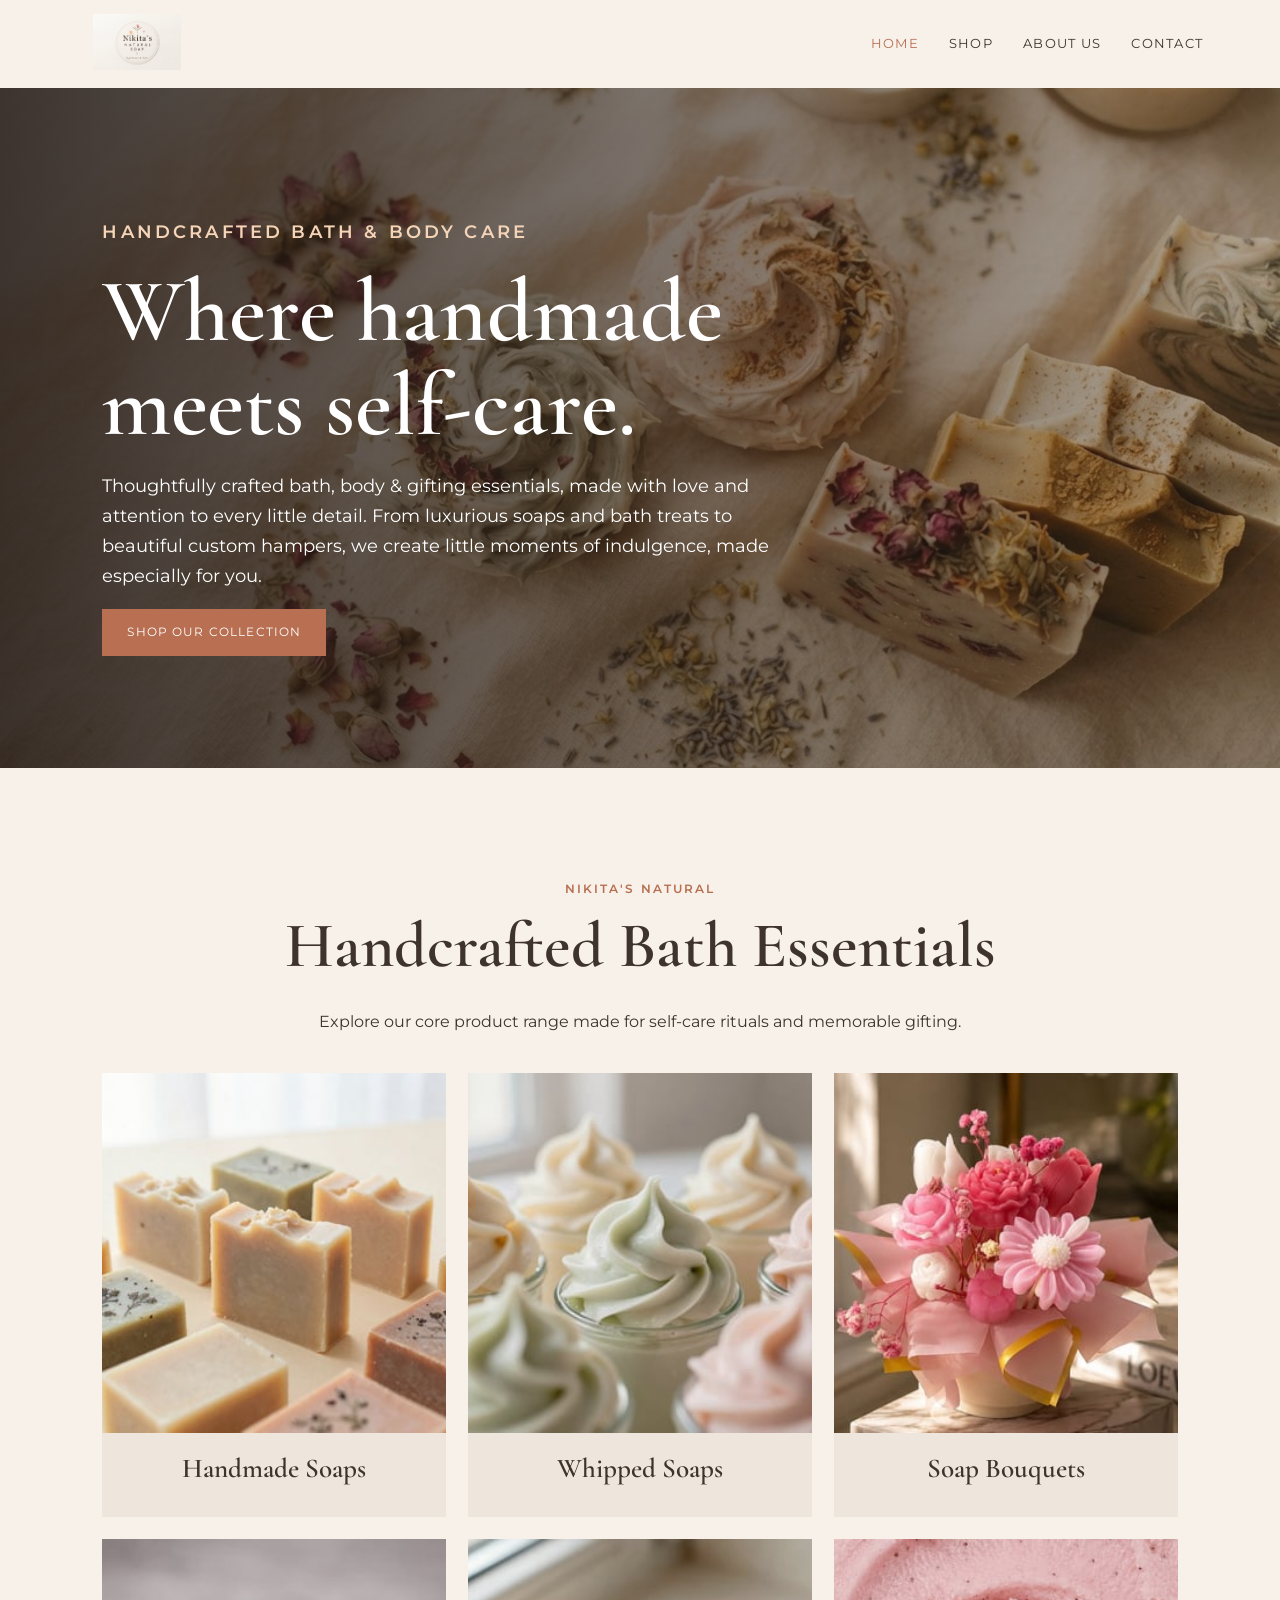
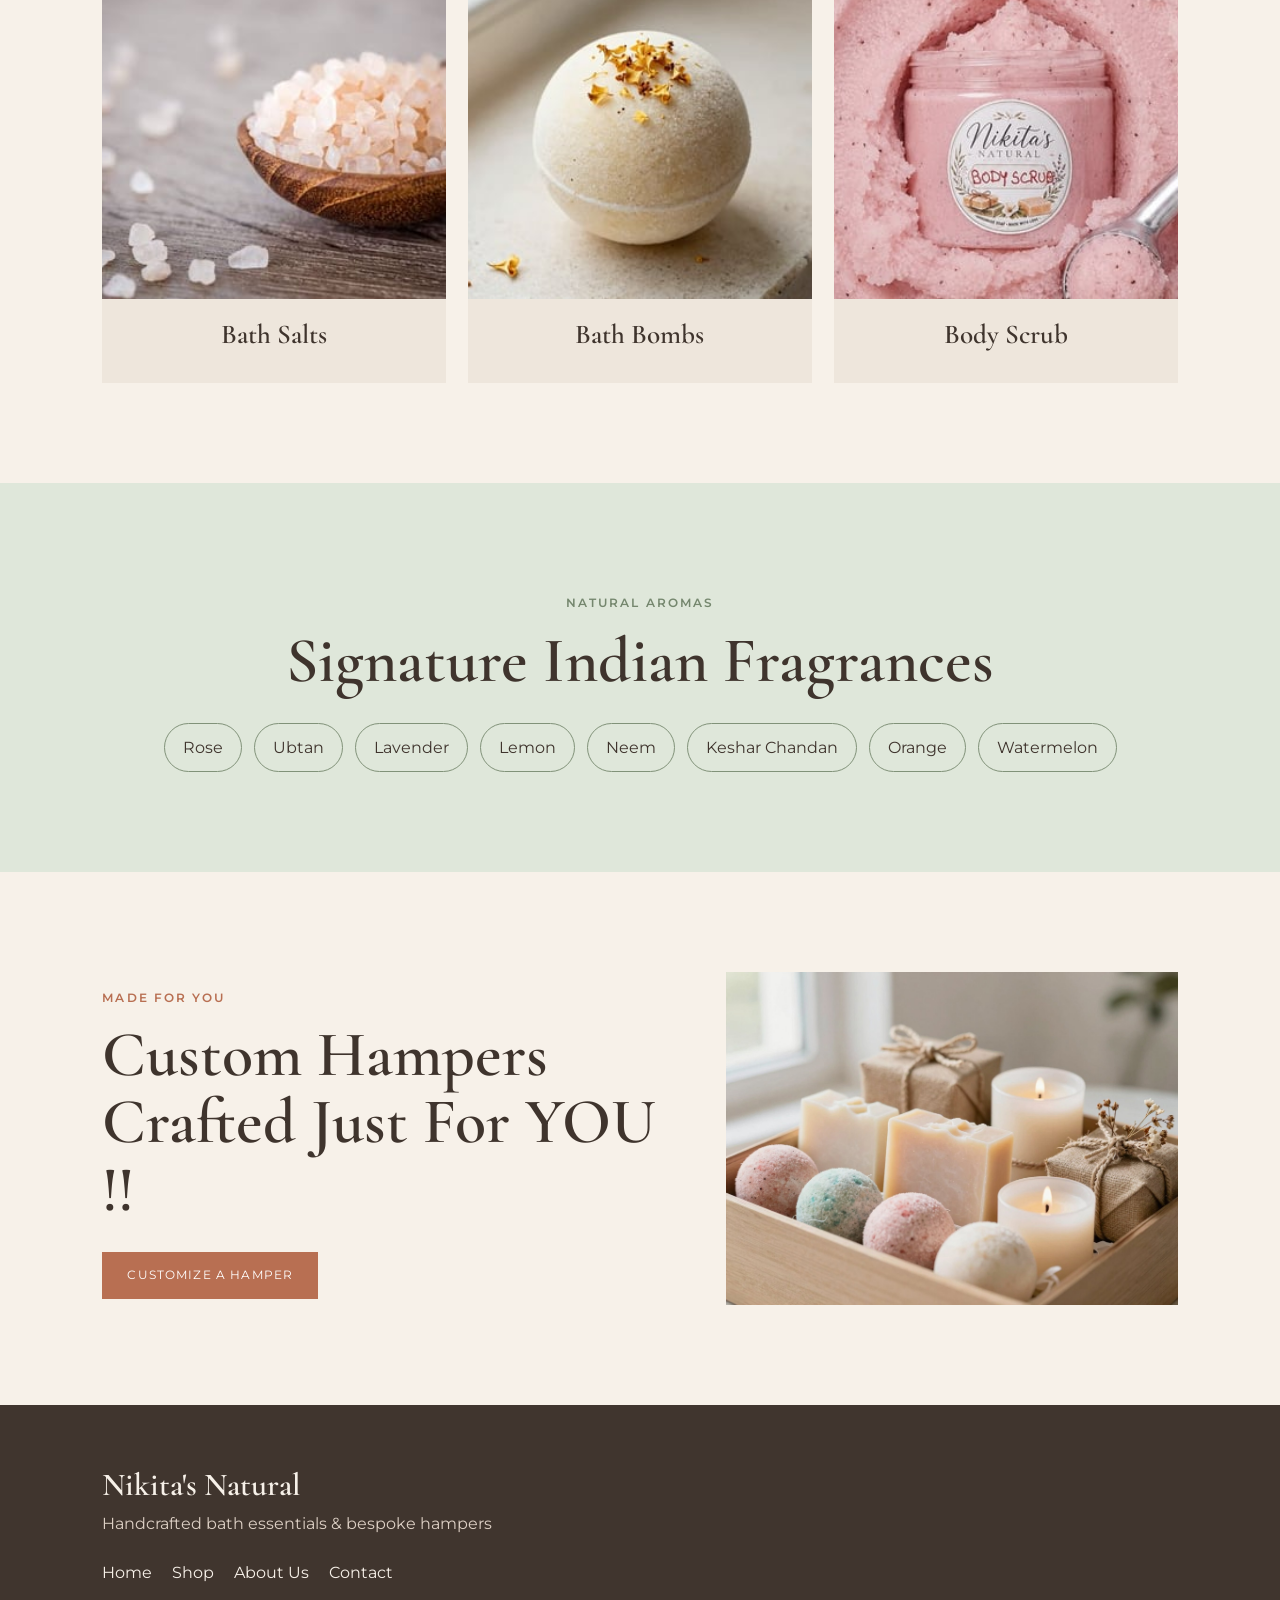
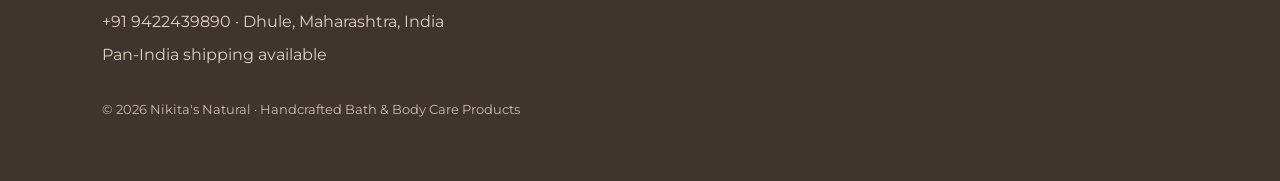
<file: index.html>
<!doctype html>
<html lang="en">

<head>
<meta charset="utf-8">
<meta name="viewport" content="width=device-width,initial-scale=1">
<title>Nikita's Natural | Handcrafted Bath & Body Care</title>
<link rel="stylesheet" href="css/styles.css">
</head>

<body>

<header class="site-header">

<a class="brand" href="index.html">
<img src="assets/logo.png" alt="Nikita's Natural">
</a>

<button class="menu-toggle" aria-label="Open menu">☰</button>

<nav class="nav">
<a class="active" href="index.html">Home</a>
<a href="shop.html">Shop</a>
<a href="about.html">About Us</a>
<a href="contact.html">Contact</a>
</nav>

</header>


<main>

<section class="hero hero-home">

<div class="hero-content">

<p class="eyebrow">Handcrafted bath & body care</p>

<h1>Where handmade meets self-care.</h1>

<p>
Thoughtfully crafted bath, body & gifting essentials, made with love and attention to every little detail. From luxurious soaps and bath treats to beautiful custom hampers, we create little moments of indulgence, made especially for you.
</p>

<a class="button" href="shop.html">Shop Our Collection</a>

</div>

</section>


<!-- HANDCRAFTED BATH ESSENTIALS -->

<section class="intro reveal">

<p class="eyebrow">Nikita's Natural</p>

<h2>Handcrafted Bath Essentials</h2>

<p class="center-copy" style="text-align:centre;">
Explore our core product range made for self-care rituals and memorable gifting.
</p>


<div class="category-grid">


<!-- 1. Handmade Soaps -->

<article>

<img src="assets/handmade-soap.png" alt="Handmade soaps">

<h3>Handmade Soaps</h3>

</article>


<!-- 2. Whipped Soaps -->

<article>

<img src="assets/whipped-soap.png" alt="Whipped soaps">

<h3>Whipped Soaps</h3>

</article>


<!-- 3. Soap Bouquets -->

<article>

<img src="assets/soap-bouquet.jpeg" alt="Soap bouquets">

<h3>Soap Bouquets</h3>

</article>


<!-- 4. Bath Salts -->

<article>

<img src="assets/handmade-1.jpg" alt="Bath salts">

<h3>Bath Salts</h3>

</article>


<!-- 5. Bath Bombs -->

<article>

<img src="assets/handmade-2.png" alt="Bath bombs">

<h3>Bath Bombs</h3>

</article>


<!-- 6. Body Scrub -->

<article>

<img src="assets/handmade-3.jpeg" alt="Body scrub">

<h3>Body Scrub</h3>

</article>


</div>

</section>


<!-- SIGNATURE FRAGRANCES -->

<section class="fragrances reveal">

<p class="eyebrow natural-aromas">Natural aromas</p>

<h2>Signature Indian Fragrances</h2>

<div class="chips">

<span>Rose</span>
<span>Ubtan</span>
<span>Lavender</span>
<span>Lemon</span>
<span>Neem</span>
<span>Keshar Chandan</span>
<span>Orange</span>
<span>Watermelon</span>

</div>

</section>

<!-- CUSTOM HAMPERS -->

<section class="cta reveal">

<div>

<p class="eyebrow">Made for you</p>

<h2>Custom Hampers Crafted Just For YOU !!</h2>

<a class="button" href="contact.html">Customize a Hamper</a>

</div>

<img src="assets/hamper.png" alt="Custom bath hamper">

</section>

</main>


<!-- FOOTER -->

<footer class="footer">

<strong>Nikita's Natural</strong>

<p>Handcrafted bath essentials & bespoke hampers</p>

<div class="footer-links">

<a href="index.html">Home</a>
<a href="shop.html">Shop</a>
<a href="about.html">About Us</a>
<a href="contact.html">Contact</a>

</div>

<p>+91 9422439890 · Dhule, Maharashtra, India</p>

<p>Pan-India shipping available</p>

<small>
© 2026 Nikita's Natural · Handcrafted Bath & Body Care Products
</small>

</footer>


<script src="js/script.js"></script>

</body>

</html>
</file>
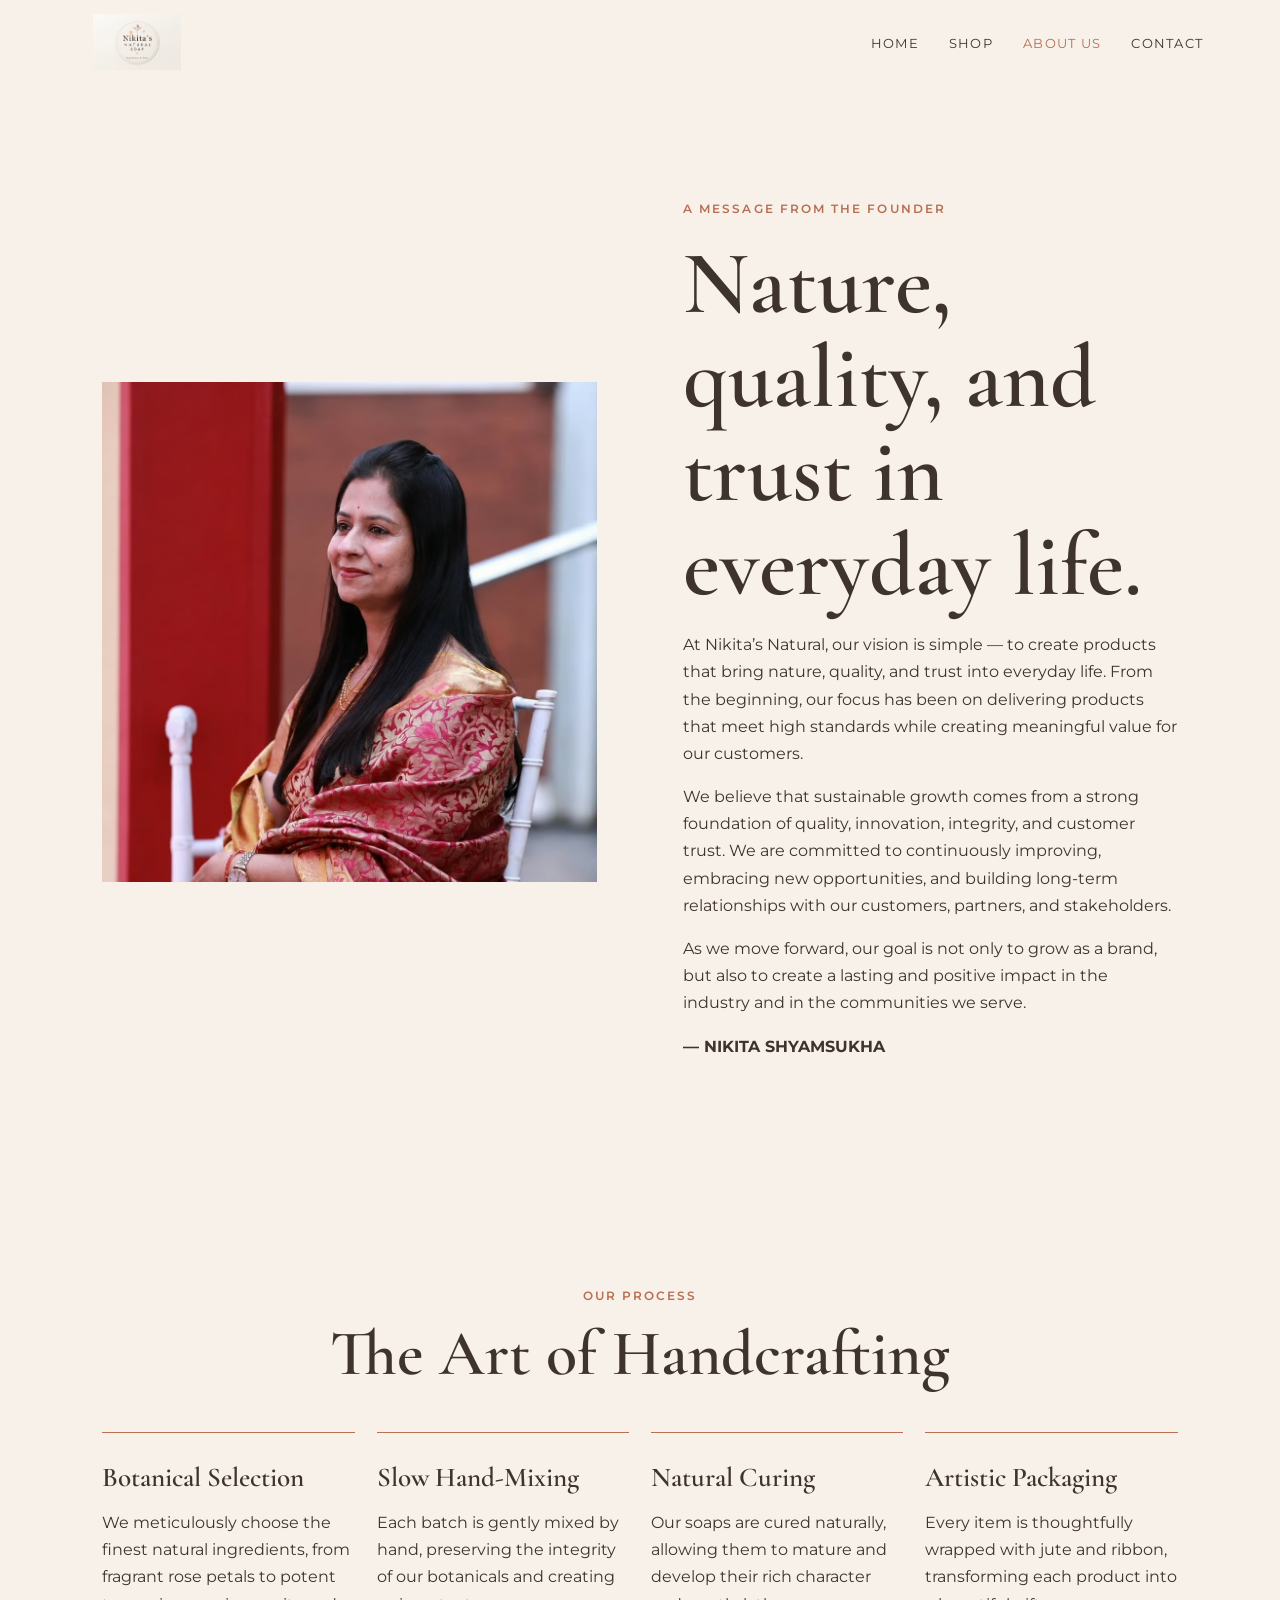
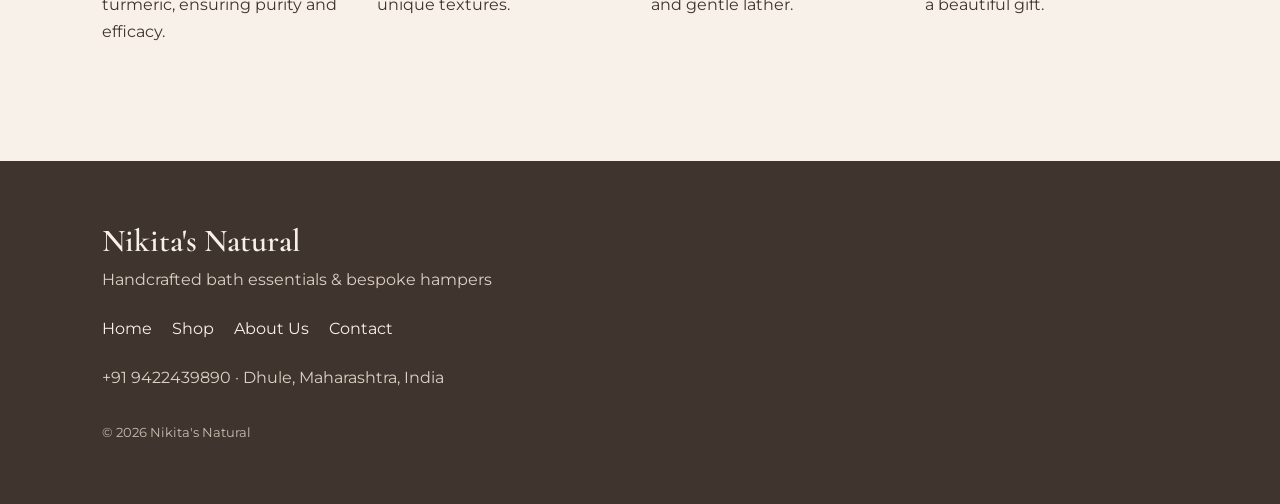
<file: about.html>
<!doctype html><html lang="en"><head><meta charset="utf-8"><meta name="viewport" content="width=device-width,initial-scale=1"><title>About Us | Nikita's Natural</title><link rel="stylesheet" href="css/styles.css"></head><body><header class="site-header"><a class="brand" href="index.html"><img src="assets/logo.png" alt="Nikita's Natural"></a><button class="menu-toggle" aria-label="Open menu">☰</button><nav class="nav"><a href="index.html">Home</a><a href="shop.html">Shop</a><a class="active" href="about.html">About Us</a><a href="contact.html">Contact</a></nav></header><main><section class="about-founder reveal"><img src="assets/founder.jpeg" alt="Founder of Nikita's Natural"><div><p class="eyebrow">A message from the founder</p><h1>Nature, quality, and trust in everyday life.</h1><p>At Nikita’s Natural, our vision is simple — to create products that bring nature, quality, and trust into everyday life. From the beginning, our focus has been on delivering products that meet high standards while creating meaningful value for our customers.</p><p>We believe that sustainable growth comes from a strong foundation of quality, innovation, integrity, and customer trust. We are committed to continuously improving, embracing new opportunities, and building long-term relationships with our customers, partners, and stakeholders.</p><p>As we move forward, our goal is not only to grow as a brand, but also to create a lasting and positive impact in the industry and in the communities we serve.</p><p><strong>— NIKITA SHYAMSUKHA</strong></p></div></section><section class="craft section reveal"><p class="eyebrow our-process">Our process</p><h2>The Art of Handcrafting</h2><div class="craft-grid"><article><h3>Botanical Selection</h3><p>We meticulously choose the finest natural ingredients, from fragrant rose petals to potent turmeric, ensuring purity and efficacy.</p></article><article><h3>Slow Hand-Mixing</h3><p>Each batch is gently mixed by hand, preserving the integrity of our botanicals and creating unique textures.</p></article><article><h3>Natural Curing</h3><p>Our soaps are cured naturally, allowing them to mature and develop their rich character and gentle lather.</p></article><article><h3>Artistic Packaging</h3><p>Every item is thoughtfully wrapped with jute and ribbon, transforming each product into a beautiful gift.</p></article></div></section></main><footer class="footer"><strong>Nikita's Natural</strong><p>Handcrafted bath essentials & bespoke hampers</p><div class="footer-links"><a href="index.html">Home</a><a href="shop.html">Shop</a><a href="about.html">About Us</a><a href="contact.html">Contact</a></div><p>+91 9422439890 · Dhule, Maharashtra, India</p><small>© 2026 Nikita's Natural</small></footer><script src="js/script.js"></script></body></html>
</file>
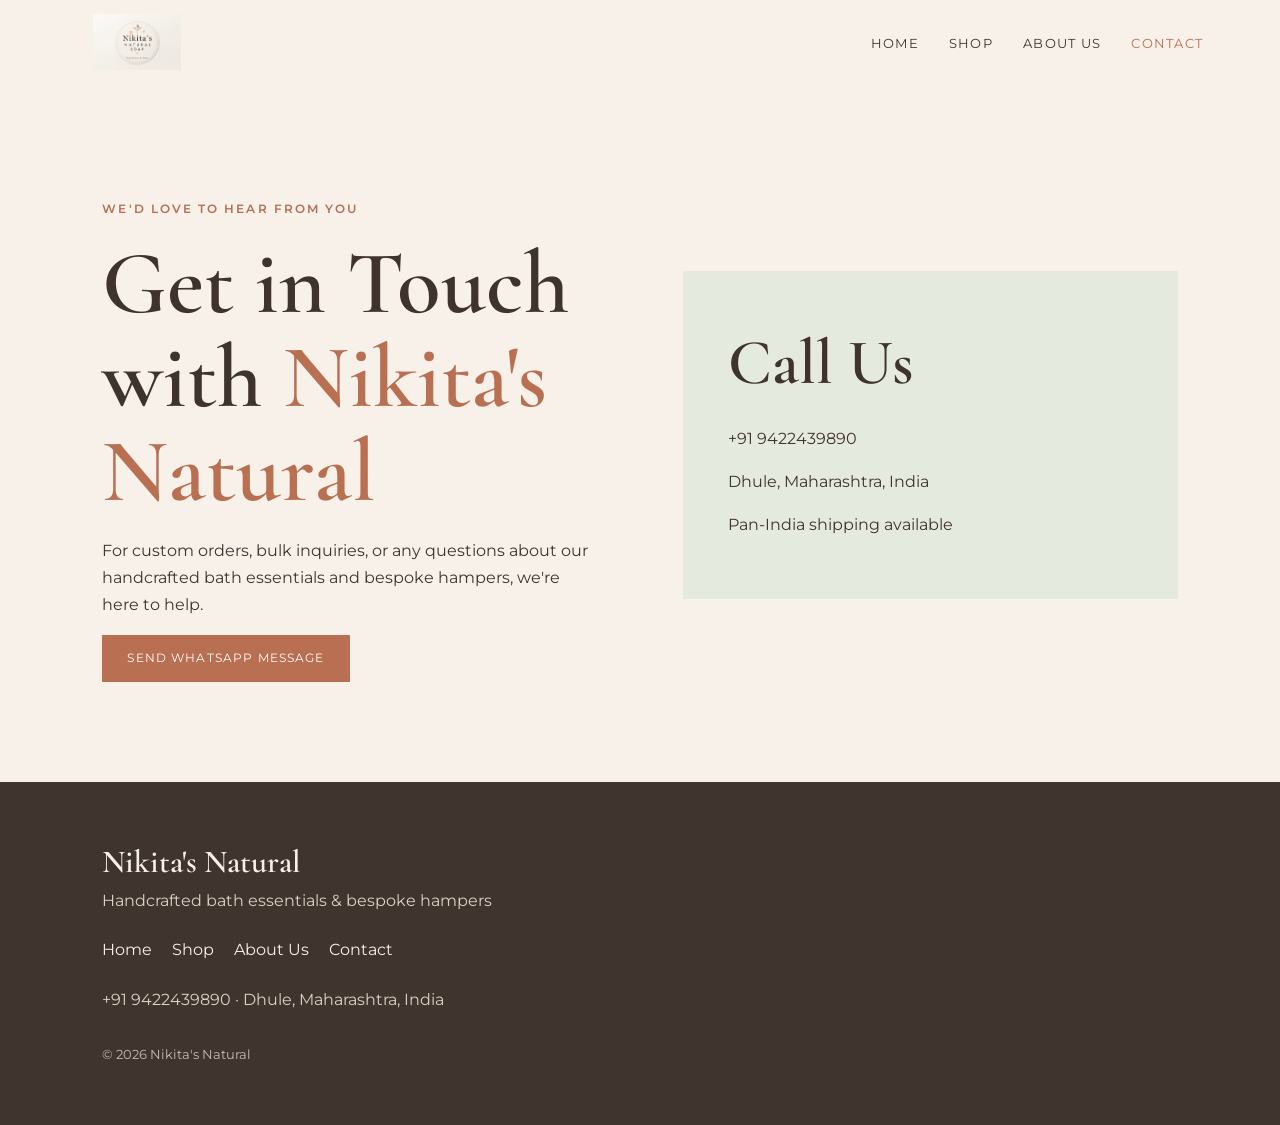
<file: contact.html>
<!doctype html><html lang="en"><head><meta charset="utf-8"><meta name="viewport" content="width=device-width,initial-scale=1"><title>Contact | Nikita's Natural</title><link rel="stylesheet" href="css/styles.css"></head><body><header class="site-header"><a class="brand" href="index.html"><img src="assets/logo.png" alt="Nikita's Natural"></a><button class="menu-toggle" aria-label="Open menu">☰</button><nav class="nav"><a href="index.html">Home</a><a href="shop.html">Shop</a><a href="about.html">About Us</a><a class="active" href="contact.html">Contact</a></nav></header><main><section class="contact-page reveal"><div><p class="eyebrow">We'd love to hear from you</p><h1>Get in Touch with <em>Nikita's Natural</em></h1><p>For custom orders, bulk inquiries, or any questions about our handcrafted bath essentials and bespoke hampers, we're here to help.</p><a class="button" target="_blank" rel="noopener" href="https://wa.me/9422439890?text=Hi%20,%20Can%20I%20get%20More%20Information%20About%20this%20?">Send WhatsApp Message</a></div><div class="contact-details"><h2>Call Us</h2><p>+91 9422439890</p><p>Dhule, Maharashtra, India</p><p>Pan-India shipping available</p></div></section></main><footer class="footer"><strong>Nikita's Natural</strong><p>Handcrafted bath essentials & bespoke hampers</p><div class="footer-links"><a href="index.html">Home</a><a href="shop.html">Shop</a><a href="about.html">About Us</a><a href="contact.html">Contact</a></div><p>+91 9422439890 · Dhule, Maharashtra, India</p><small>© 2026 Nikita's Natural</small></footer><script src="js/script.js"></script></body></html>
</file>
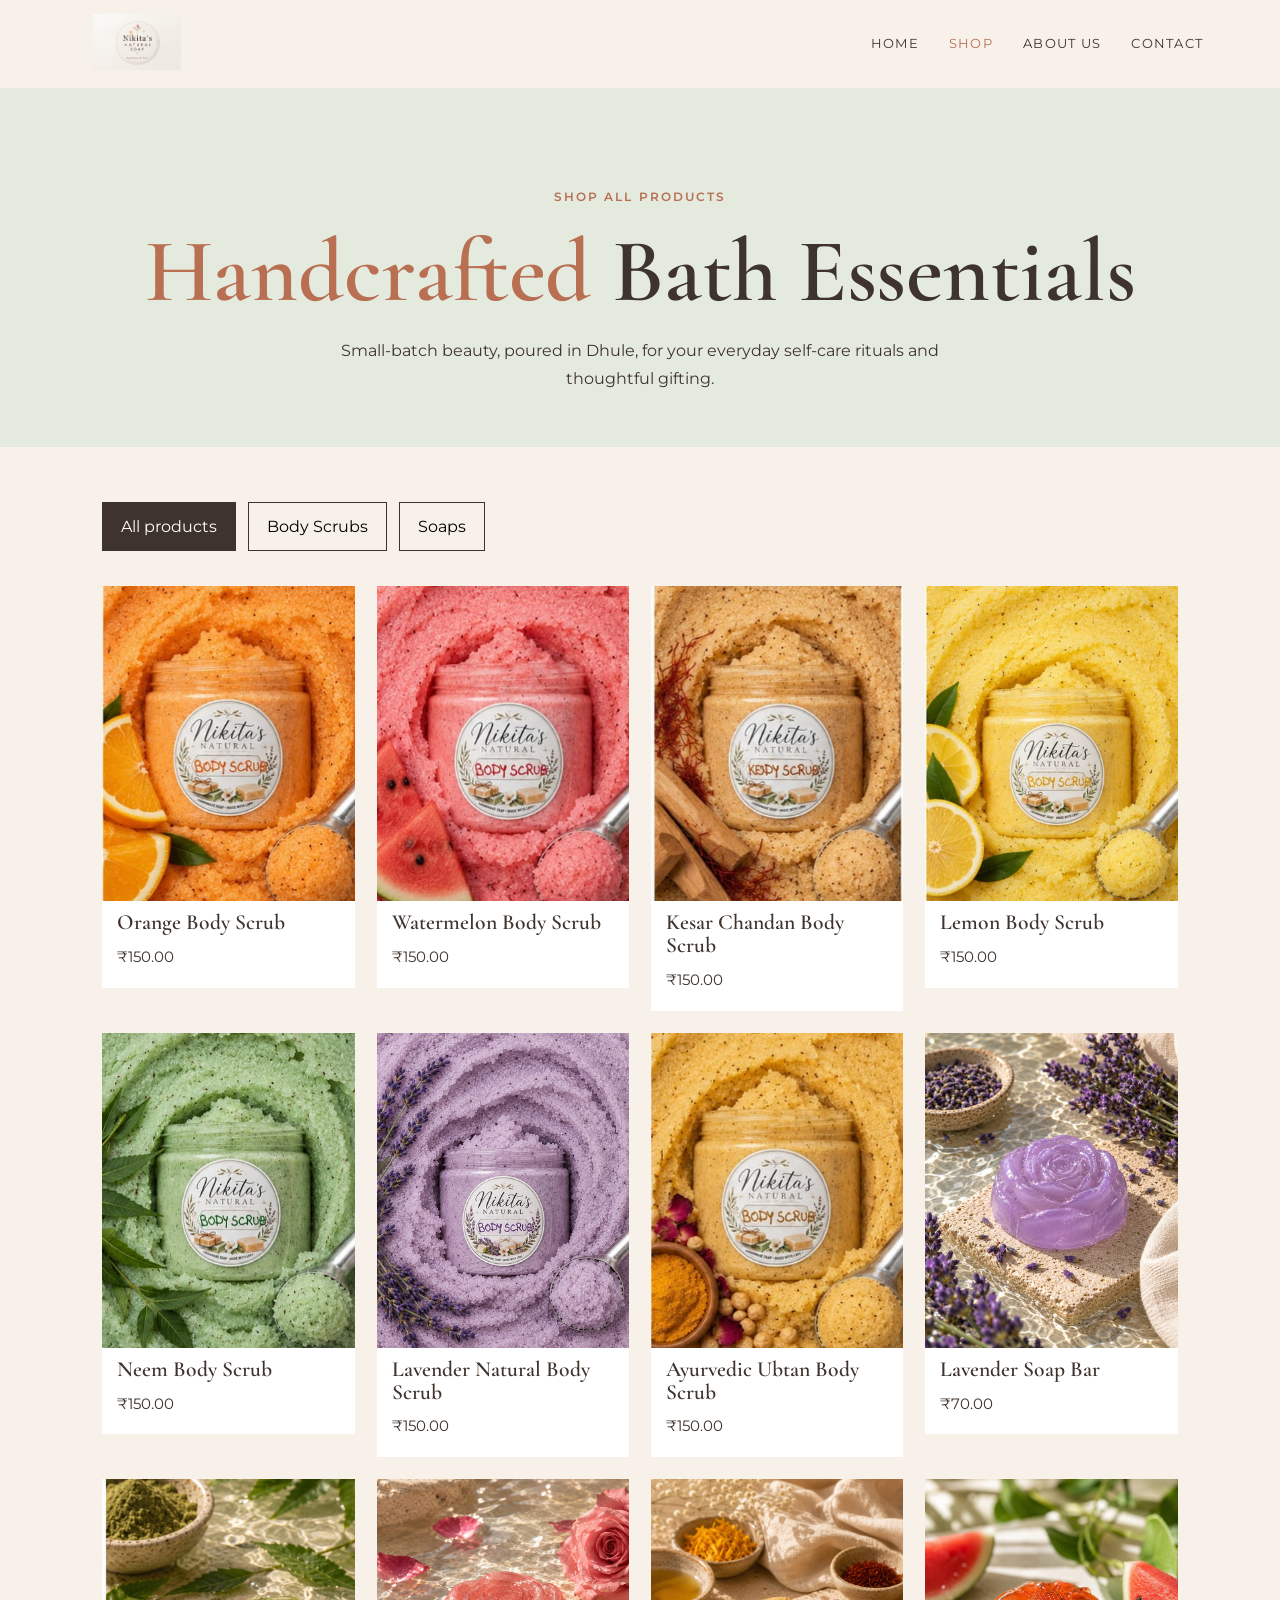
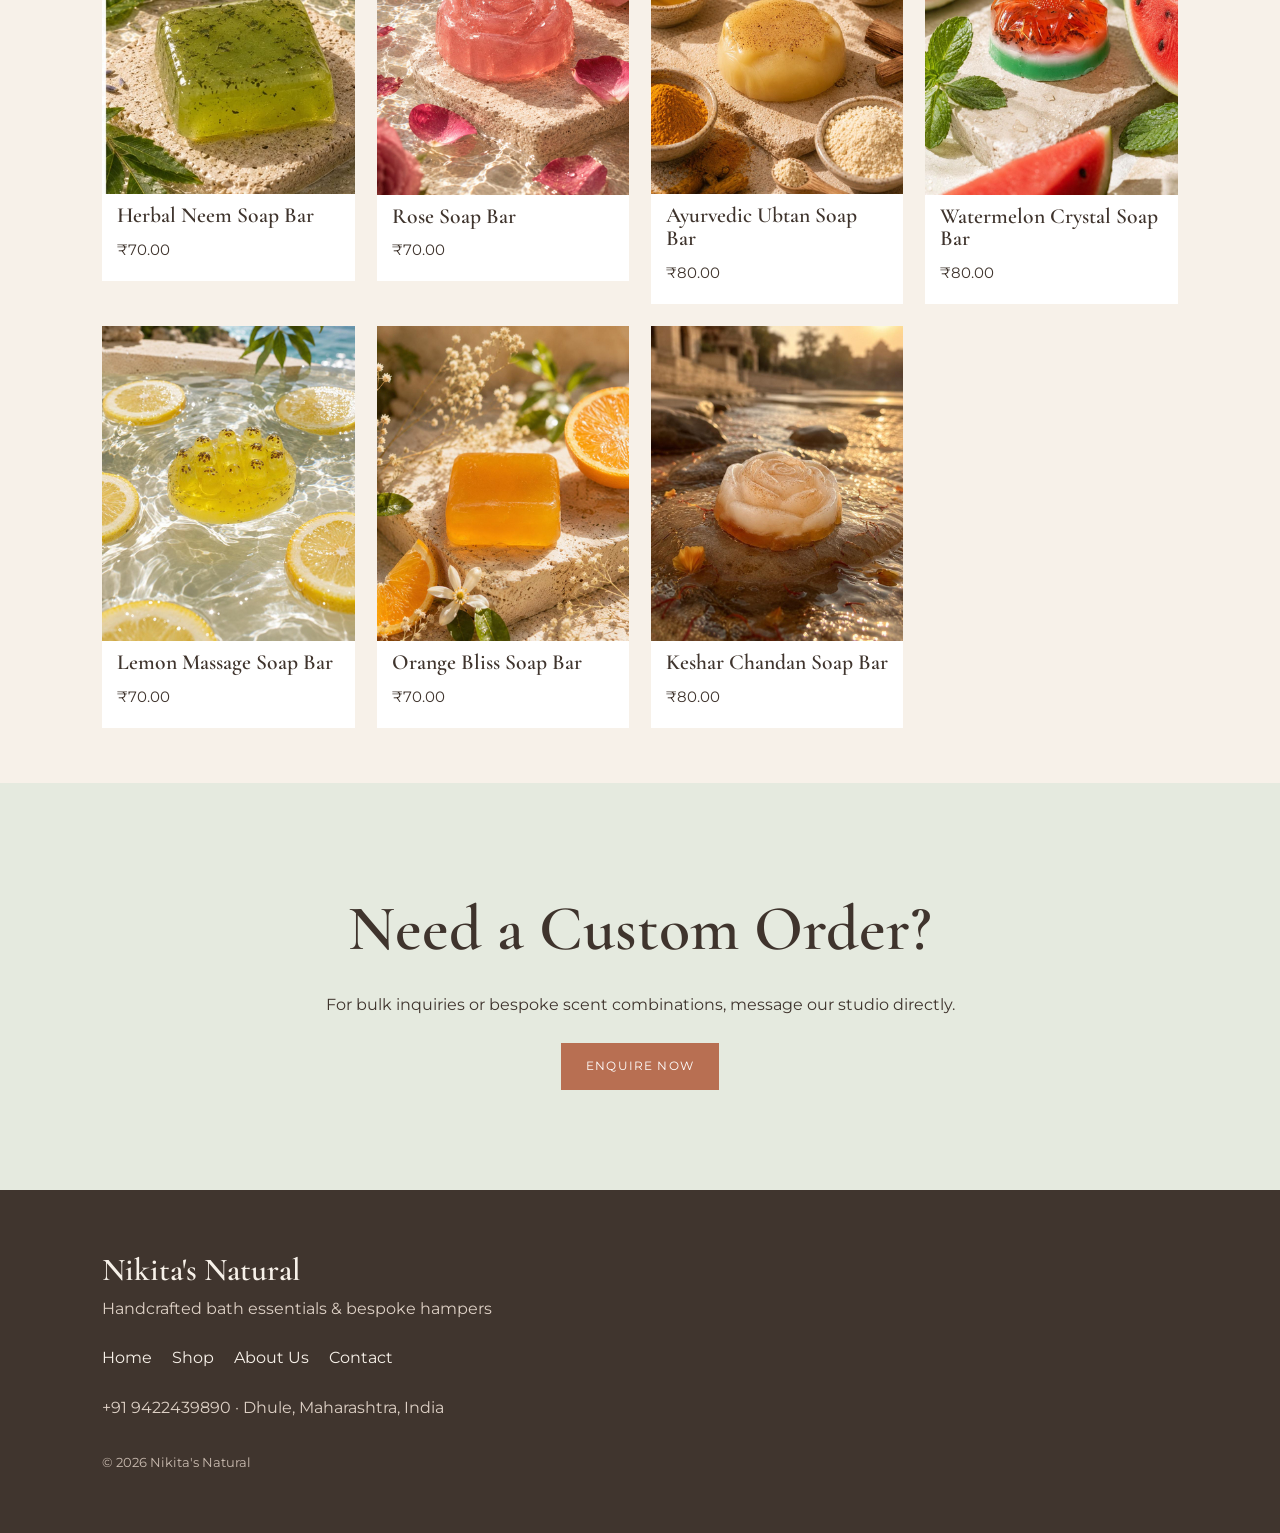
<file: shop.html>
<!doctype html>
<html lang="en">
<head>
  <meta charset="utf-8">
  <meta name="viewport" content="width=device-width, initial-scale=1">
  <title>Shop | Nikita's Natural</title>
  <link rel="stylesheet" href="css/styles.css">

  <style>
    /* Shop layout safeguards */
    .products-section .product-grid {
      display: grid !important;
      grid-template-columns: repeat(4, minmax(0, 1fr)) !important;
      gap: 22px !important;
      width: 100%;
      align-items: start;
    }

    .products-section .product-card {
      display: block;
      width: 100%;
      min-width: 0;
      max-width: 100%;
      background: #fff;
      padding-bottom: 18px;
      overflow: hidden;
      transition: transform .25s;
    }

    .products-section .product-card:hover {
      transform: translateY(-5px);
    }

    .products-section .product-card img {
      display: block;
      width: 100%;
      max-width: 100%;
      height: auto;
      aspect-ratio: 4 / 5;
      object-fit: cover;
    }

    .products-section .product-card h3,
    .products-section .product-card p {
      margin: 10px 15px 0;
    }

    .products-section .product-card h3 {
      font-size: 1.35rem;
      overflow-wrap: anywhere;
    }

    .products-section .product-card p {
      font-size: .95rem;
    }

    @media (max-width: 1000px) {
      .products-section .product-grid {
        grid-template-columns: repeat(2, minmax(0, 1fr)) !important;
      }
    }

    @media (max-width: 560px) {
      .products-section .product-grid {
        grid-template-columns: 1fr !important;
      }

      .products-section .product-grid {
        gap: 18px !important;
      }

      .products-section .product-card h3 {
        font-size: 1.25rem;
      }
    }
  </style>
</head>

<body>
  <header class="site-header">
    <a class="brand" href="index.html">
      <img src="assets/logo.png" alt="Nikita's Natural">
    </a>

    <button class="menu-toggle" aria-label="Open menu">☰</button>

    <nav class="nav">
      <a href="index.html">Home</a>
      <a class="active" href="shop.html">Shop</a>
      <a href="about.html">About Us</a>
      <a href="contact.html">Contact</a>
    </nav>
  </header>

  <main>
    <section class="page-heading">
      <p class="eyebrow">Shop all products</p>
      <h1><em>Handcrafted</em> Bath Essentials</h1>
      <p>Small-batch beauty, poured in Dhule, for your everyday self-care rituals and thoughtful gifting.</p>
    </section>

    <section class="products-section">
      <div class="filters">
        <button class="filter active" data-filter="all">All products</button>
        <button class="filter" data-filter="scrub">Body Scrubs</button>
        <button class="filter" data-filter="soap">Soaps</button>
      </div>

      <div class="product-grid">
        <article class="product-card" data-category="scrub">
          <img src="assets/orange-scrub.jpg" alt="Orange Body Scrub" loading="lazy">
          <h3>Orange Body Scrub</h3>
          <p>₹150.00</p>
        </article>

        <article class="product-card" data-category="scrub">
          <img src="assets/watermelon-scrub.jpg" alt="Watermelon Body Scrub" loading="lazy">
          <h3>Watermelon Body Scrub</h3>
          <p>₹150.00</p>
        </article>

        <article class="product-card" data-category="scrub">
          <img src="assets/kesar-scrub.jpg" alt="Kesar Chandan Body Scrub" loading="lazy">
          <h3>Kesar Chandan Body Scrub</h3>
          <p>₹150.00</p>
        </article>

        <article class="product-card" data-category="scrub">
          <img src="assets/lemon-scrub.jpg" alt="Lemon Body Scrub" loading="lazy">
          <h3>Lemon Body Scrub</h3>
          <p>₹150.00</p>
        </article>

        <article class="product-card" data-category="scrub">
          <img src="assets/neem-scrub.jpg" alt="Neem Body Scrub" loading="lazy">
          <h3>Neem Body Scrub</h3>
          <p>₹150.00</p>
        </article>

        <article class="product-card" data-category="scrub">
          <img src="assets/lavender-scrub.jpg" alt="Lavender Natural Body Scrub" loading="lazy">
          <h3>Lavender Natural Body Scrub</h3>
          <p>₹150.00</p>
        </article>

        <article class="product-card" data-category="scrub">
          <img src="assets/ubtan-scrub.jpg" alt="Ayurvedic Ubtan Body Scrub" loading="lazy">
          <h3>Ayurvedic Ubtan Body Scrub</h3>
          <p>₹150.00</p>
        </article>

        <article class="product-card" data-category="soap">
          <img src="assets/lavender-soap.jpg" alt="Lavender Soap Bar" loading="lazy">
          <h3>Lavender Soap Bar</h3>
          <p>₹70.00</p>
        </article>

        <article class="product-card" data-category="soap">
          <img src="assets/neem-soap.jpg" alt="Herbal Neem Soap Bar" loading="lazy">
          <h3>Herbal Neem Soap Bar</h3>
          <p>₹70.00</p>
        </article>

        <article class="product-card" data-category="soap">
          <img src="assets/rose-soap.jpg" alt="Rose Soap Bar" loading="lazy">
          <h3>Rose Soap Bar</h3>
          <p>₹70.00</p>
        </article>

        <article class="product-card" data-category="soap">
          <img src="assets/ubtan-soap.jpg" alt="Ayurvedic Ubtan Soap Bar" loading="lazy">
          <h3>Ayurvedic Ubtan Soap Bar</h3>
          <p>₹80.00</p>
        </article>

        <article class="product-card" data-category="soap">
          <img src="assets/watermelon-soap.jpg" alt="Watermelon Crystal Soap Bar" loading="lazy">
          <h3>Watermelon Crystal Soap Bar</h3>
          <p>₹80.00</p>
        </article>

        <article class="product-card" data-category="soap">
          <img src="assets/lemon-soap.jpg" alt="Lemon Massage Soap Bar" loading="lazy">
          <h3>Lemon Massage Soap Bar</h3>
          <p>₹70.00</p>
        </article>

        <article class="product-card" data-category="soap">
          <img src="assets/orange-soap.jpg" alt="Orange Bliss Soap Bar" loading="lazy">
          <h3>Orange Bliss Soap Bar</h3>
          <p>₹70.00</p>
        </article>

        <article class="product-card" data-category="soap">
          <img src="assets/kesar-soap.jpg" alt="Keshar Chandan Soap Bar" loading="lazy">
          <h3>Keshar Chandan Soap Bar</h3>
          <p>₹80.00</p>
        </article>
      </div>
    </section>

    <section class="order-cta">
      <h2>Need a Custom Order?</h2>
      <p>For bulk inquiries or bespoke scent combinations, message our studio directly.</p>
      <a class="button" href="contact.html">Enquire Now</a>
    </section>
  </main>

  <footer class="footer">
    <strong>Nikita's Natural</strong>
    <p>Handcrafted bath essentials &amp; bespoke hampers</p>

    <div class="footer-links">
      <a href="index.html">Home</a>
      <a href="shop.html">Shop</a>
      <a href="about.html">About Us</a>
      <a href="contact.html">Contact</a>
    </div>

    <p>+91 9422439890 · Dhule, Maharashtra, India</p>
    <small>© 2026 Nikita's Natural</small>
  </footer>

  <script src="js/script.js"></script>
</body>
</html>
</file>
<file: css/styles.css>
@import url('https://fonts.googleapis.com/css2?family=Cormorant+Garamond:wght@400;500;600;700&family=Montserrat:wght@400;500;600&display=swap');

:root {
  --ink: #3f342d;
  --cream: #f7f1e9;
  --sage: #a9b8a2;
  --clay: #b86f52;
  --muted: #75685f;
}

* {
  box-sizing: border-box;
}

html {
  scroll-behavior: smooth;
}

body {
  margin: 0;
  background: var(--cream);
  color: var(--ink);
  font-family: Montserrat, Arial, sans-serif;
  line-height: 1.7;
}

h1, h2, h3, .brand {
  font-family: 'Cormorant Garamond', Georgia, serif;
  line-height: 1.05;
  font-weight: 600;
}

h1 {
  font-size: clamp(3rem, 7vw, 6.5rem);
  margin: .2em 0;
}

h2 {
  font-size: clamp(2.4rem, 5vw, 4.5rem);
  margin: .2em 0 .45em;
}

h3 {
  font-size: 1.7rem;
  margin: .5em 0;
}

p {
  max-width: 680px;
}

/* HEADER AND NAVIGATION */

.site-header {
  height: 88px;
  padding: 16px 6%;
  display: flex;
  align-items: center;
  justify-content: space-between;
  background: rgba(247, 241, 233, .96);
  position: sticky;
  top: 0;
  z-index: 5;
}

.brand img {
  width: 120px;
  max-height: 56px;
  object-fit: contain;
}

.nav {
  display: flex;
  gap: 30px;
}

.nav a,
.footer a {
  color: inherit;
  text-decoration: none;
}

.nav a {
  font-size: .8rem;
  text-transform: uppercase;
  letter-spacing: .1em;
}

.nav a:hover,
.nav .active {
  color: var(--clay);
}

.menu-toggle {
  display: none;
  background: none;
  border: 0;
  font-size: 1.6rem;
  color: var(--ink);
  cursor: pointer;
}

/* HOMEPAGE HERO */

.hero {
  min-height: 680px;
  display: flex;
  align-items: center;
  padding: 8%;
  background:
    linear-gradient(90deg, rgba(35, 25, 20, .88), rgba(56, 44, 35, .35)),
    url('../assets/hero.png') center/cover;
}

.hero-content {
  color: #fff;
  max-width: 700px;
}

.hero-content p {
  font-size: 1.1rem;
}

.eyebrow {
  text-transform: uppercase;
  letter-spacing: .18em;
  font-size: .72rem;
  font-weight: 600;
  color: var(--clay);
}

.hero .eyebrow {
  color: #f5d4b7;
}

/* BUTTONS */

.button {
  display: inline-block;
  padding: 13px 24px;
  background: var(--clay);
  color: #fff;
  text-decoration: none;
  border: 1px solid var(--clay);
  text-transform: uppercase;
  letter-spacing: .1em;
  font-size: .72rem;
  transition: .25s;
}

.button:hover {
  background: transparent;
  color: var(--clay);
}

/* SHARED SECTIONS */

.intro,
.section,
.fragrances,
.cta,
.order-cta,
.about-founder,
.contact-page {
  padding: 100px 8%;
}

.intro {
  text-align: center;
}

.intro p,
.center-copy {
  margin-left: auto;
  margin-right: auto;
}

/* HOMEPAGE IMAGE GRIDS */

.image-grid,
.category-grid {
  display: grid;
  gap: 22px;
}

.image-grid {
  grid-template-columns: repeat(3, minmax(0, 1fr));
  margin-top: 45px;
}

.image-grid img,
.category-grid img {
  width: 100%;
  height: 360px;
  object-fit: cover;
}

.category-grid {
  grid-template-columns: repeat(3, minmax(0, 1fr));
  margin-top: 38px;
}

.category-grid article {
  background: #eee6dc;
  padding-bottom: 20px;
  text-align: center;
}

/* NATURAL AROMAS */

.fragrances {
  text-align: center;
  background: #dfe7da;
}

.fragrances .natural-aromas {
  display: block;
  width: 100%;
  text-align: center;
  margin-left: auto;
  margin-right: auto;
}

.fragrances .eyebrow {
  color: #75876e;
}

.chips {
  display: flex;
  gap: 12px;
  justify-content: center;
  flex-wrap: wrap;
}

.chips span {
  padding: 10px 18px;
  border: 1px solid #819279;
  border-radius: 30px;
}

/* HOMEPAGE CTA */

.cta {
  display: flex;
  align-items: center;
  justify-content: space-between;
  gap: 40px;
}

.cta img {
  width: 42%;
  max-height: 430px;
  object-fit: cover;
}

/* PAGE HEADINGS */

.page-heading {
  text-align: center;
  padding: 100px 8% 55px;
  background: #e5eadf;
}

.page-heading p {
  margin: 0 auto;
}

.page-heading em,
.contact-page em {
  color: var(--clay);
  font-style: normal;
}

/* SHOP PAGE */

.products-section {
  padding: 55px 8%;
}

.filters {
  display: flex;
  gap: 12px;
  margin-bottom: 35px;
  flex-wrap: wrap;
}

.filter {
  border: 1px solid var(--ink);
  background: none;
  padding: 10px 18px;
  cursor: pointer;
  font: inherit;
}

.filter.active,
.filter:hover {
  background: var(--ink);
  color: #fff;
}

/* PRODUCT GRID: FOUR COLUMNS ON DESKTOP */

.product-grid {
  display: grid !important;
  grid-template-columns: repeat(4, minmax(0, 1fr));
  gap: 22px;
  width: 100%;
  align-items: start;
}

.product-card {
  display: block;
  min-width: 0;
  width: 100%;
  background: #fff;
  padding-bottom: 18px;
  transition: transform .25s;
}

.product-card:hover {
  transform: translateY(-5px);
}

.product-card img {
  display: block;
  width: 100%;
  max-width: 100%;
  aspect-ratio: 4 / 5;
  object-fit: cover;
  background: #eee;
}

.product-card h3,
.product-card p {
  margin: 10px 15px 0;
}

.product-card h3 {
  font-size: 1.35rem;
  overflow-wrap: anywhere;
}

.product-card p {
  font-size: .95rem;
}

/* CUSTOM ORDER SECTION */

.order-cta {
  text-align: center;
  background: #e5eadf;
}

.order-cta p {
  margin: 0 auto 24px;
}

/* ABOUT PAGE */

.about-founder,
.contact-page {
  display: grid;
  grid-template-columns: repeat(2, minmax(0, 1fr));
  gap: 8%;
  align-items: center;
}

.about-founder > img {
  width: 100%;
  max-height: 700px;
  object-fit: cover;
}

.craft {
  text-align: center;
}

.craft .our-process {
  display: block;
  width: 100%;
  text-align: center;
  margin-left: auto;
  margin-right: auto;
}

.craft-grid {
  display: grid;
  grid-template-columns: repeat(4, minmax(0, 1fr));
  gap: 22px;
  margin-top: 45px;
}

.craft-grid article {
  border-top: 1px solid var(--clay);
  padding-top: 18px;
  text-align: left;
}

/* CONTACT PAGE */

.contact-page {
  min-height: 650px;
}

.contact-details {
  padding: 45px;
  background: #e5eadf;
}

/* FOOTER */

.footer {
  padding: 60px 8%;
  background: #40352e;
  color: #f7f1e9;
}

.footer strong {
  font: 600 2rem 'Cormorant Garamond', serif;
}

.footer p {
  margin: 6px 0;
  color: #ddd0c5;
}

.footer-links {
  display: flex;
  gap: 20px;
  margin: 22px 0;
  flex-wrap: wrap;
}

.footer small {
  display: block;
  margin-top: 30px;
  color: #c9bbb0;
}

/* SCROLL REVEAL */

.reveal {
  opacity: 0;
  transform: translateY(18px);
  transition: .7s ease;
}

.reveal.visible {
  opacity: 1;
  transform: none;
}

/* TABLETS */

@media (max-width: 1000px) {
  .product-grid {
    grid-template-columns: repeat(2, minmax(0, 1fr));
    gap: 18px;
  }

  .craft-grid {
    grid-template-columns: repeat(2, minmax(0, 1fr));
  }
}

/* MOBILE NAVIGATION AND LAYOUT */

@media (max-width: 800px) {
  .site-header {
    height: 72px;
  }

  .menu-toggle {
    display: block;
  }

  .nav {
    display: none;
    position: absolute;
    top: 72px;
    left: 0;
    right: 0;
    padding: 18px 6%;
    background: var(--cream);
    flex-direction: column;
    gap: 12px;
  }

  .nav.open {
    display: flex;
  }

  .hero {
    min-height: 600px;
    padding: 12% 7%;
  }

  .cta {
    display: block;
  }

  .cta img {
    width: 100%;
    margin-top: 30px;
  }

  .about-founder,
  .contact-page {
    grid-template-columns: 1fr;
  }

  .intro,
  .section,
  .fragrances,
  .cta,
  .order-cta,
  .about-founder,
  .contact-page {
    padding: 70px 7%;
  }
}

/* SMALL MOBILE SCREENS */

@media (max-width: 560px) {
  .product-grid,
  .image-grid,
  .category-grid,
  .craft-grid {
    grid-template-columns: 1fr;
  }

  .image-grid img {
    height: 260px;
  }

  .category-grid img {
    height: 300px;
  }

  .product-grid {
    gap: 18px;
  }

  .product-card h3 {
    font-size: 1.25rem;
  }
}
</file>
